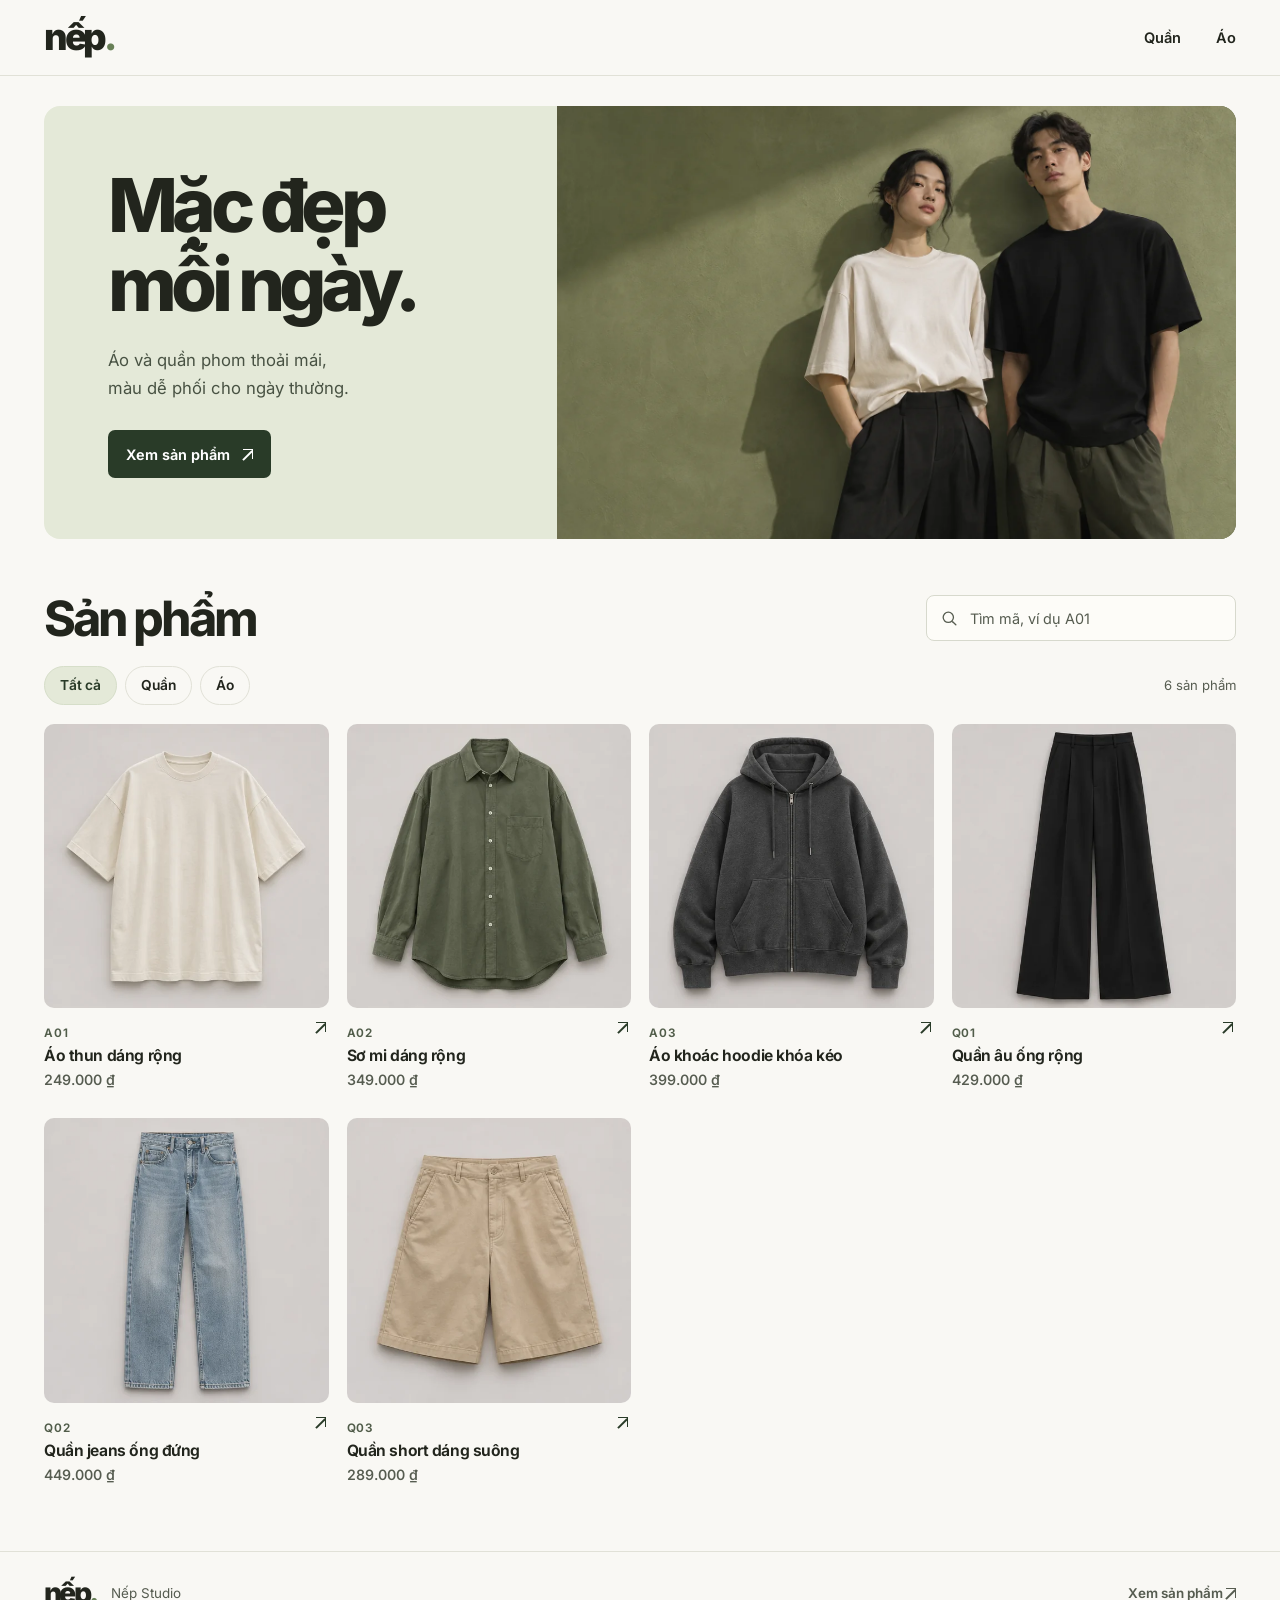
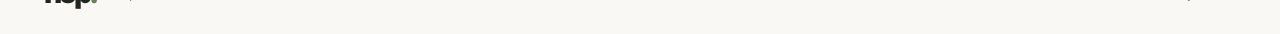
<file: index.html>
<!doctype html>
<html lang="vi">
<head>
  <meta charset="utf-8">
  <meta name="viewport" content="width=device-width, initial-scale=1">
  <meta name="description" content="Khám phá áo và quần tại Nếp Studio. Tìm mẫu theo mã sản phẩm và chọn kích cỡ phù hợp.">
  <meta name="theme-color" content="#f9f8f4">
  <title>Nếp Studio | Quần áo hằng ngày</title>
  <link rel="stylesheet" href="assets/giao-dien/styles.css">
  <script defer src="assets/san-pham/ao.js"></script>
  <script defer src="assets/san-pham/quan.js"></script>
  <script defer src="assets/giao-dien/store.js"></script>
</head>
<body data-page="catalog">
  <a class="skip-link" href="#main">Đến nội dung</a>
  <header class="site-header" id="site-header"></header>
  <main class="shell home-main" id="main">
    <section class="hero" aria-labelledby="hero-title">
      <div class="hero-copy">
        <h1 id="hero-title">Mặc đẹp<br>mỗi ngày.</h1>
        <p>Áo và quần phom thoải mái,<br>màu dễ phối cho ngày thường.</p>
        <a class="button button-primary" href="#danh-muc">Xem sản phẩm <span class="arrow-up" aria-hidden="true"></span></a>
      </div>
      <div class="hero-photo">
        <img src="assets/giao-dien/hero.webp" alt="Hai người mẫu phối áo thun tối giản với quần ống rộng" width="1440" height="960" fetchpriority="high">
      </div>
    </section>

    <section class="catalog" id="danh-muc" aria-labelledby="catalog-title">
      <div class="catalog-heading">
        <h2 id="catalog-title">Sản phẩm</h2>
        <form class="search-form" role="search">
          <label class="visually-hidden" for="search">Tìm theo mã sản phẩm</label>
          <svg viewBox="0 0 24 24" width="19" height="19" fill="none" stroke="currentColor" stroke-width="1.65" aria-hidden="true"><circle cx="10.5" cy="10.5" r="6.5"/><path d="m16 16 4 4" stroke-linecap="round"/></svg>
          <input id="search" name="ma" type="search" placeholder="Tìm mã, ví dụ A01" autocomplete="off" maxlength="40">
        </form>
      </div>
      <div class="catalog-controls">
        <nav class="filters" aria-label="Lọc sản phẩm">
          <a data-filter="all" href="index.html#danh-muc">Tất cả</a>
          <a data-filter="quan" href="index.html?loai=quan#danh-muc">Quần</a>
          <a data-filter="ao" href="index.html?loai=ao#danh-muc">Áo</a>
        </nav>
        <p id="result-count" class="result-count" role="status"></p>
      </div>
      <div class="products" id="products"></div>
      <div class="empty" id="no-results" hidden>
        <h3>Không tìm thấy sản phẩm</h3>
        <p>Hãy thử mã khác hoặc xem toàn bộ sản phẩm.</p>
        <a class="button button-secondary" href="index.html#danh-muc">Xem tất cả</a>
      </div>
      <noscript><p class="empty">Hãy bật JavaScript để xem và tìm sản phẩm.</p></noscript>
    </section>

    <template id="product-card">
      <article>
        <a class="product-card">
          <div class="product-photo"><img width="512" height="512" decoding="async" alt=""></div>
          <div class="product-meta">
            <span class="product-code"></span>
            <span class="card-arrow arrow-up" aria-hidden="true"></span>
            <h3></h3>
            <p class="product-price"></p>
          </div>
        </a>
      </article>
    </template>
  </main>
  <footer class="site-footer" id="site-footer"></footer>
</body>
</html>
</file>
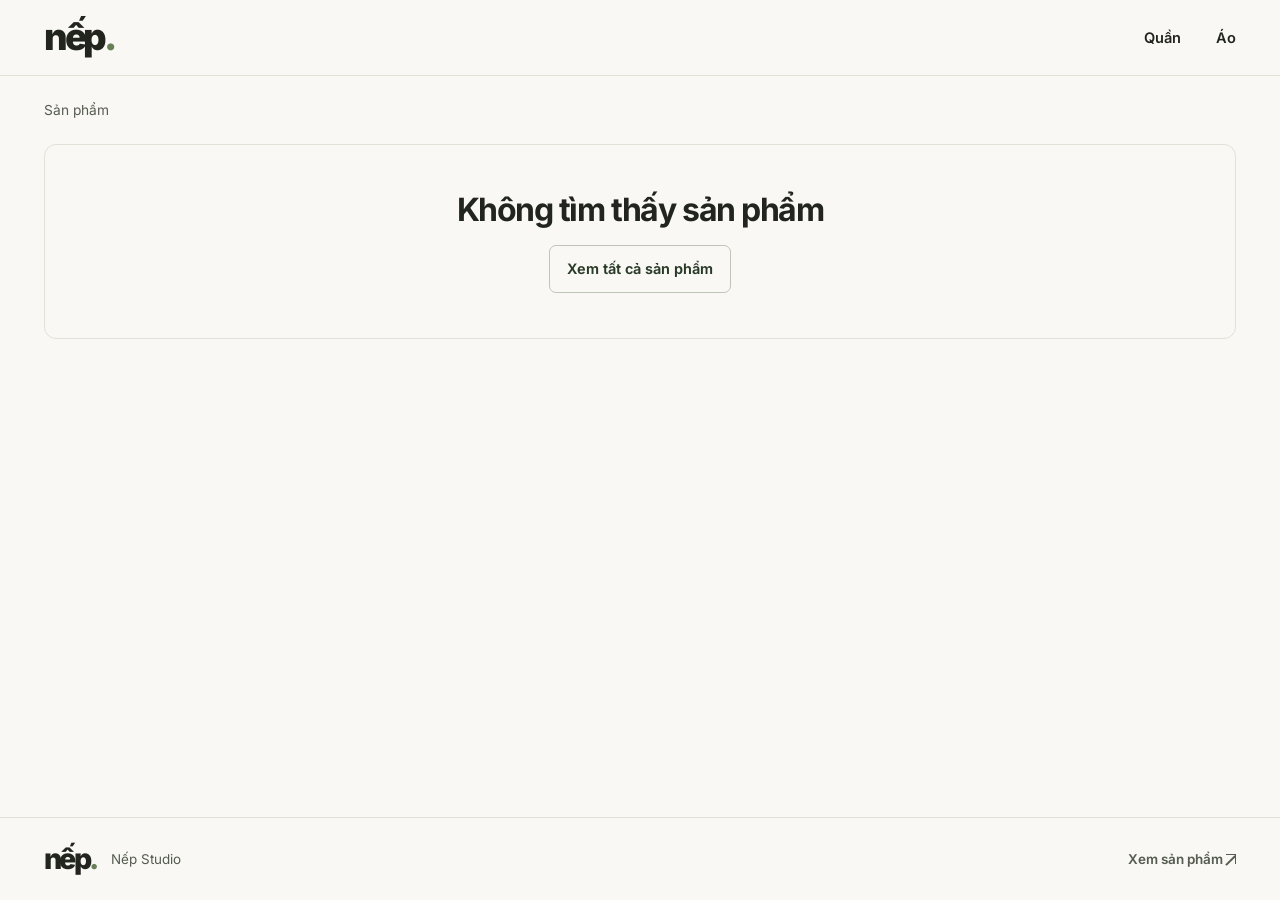
<file: san-pham.html>
<!doctype html>
<html lang="vi">
<head>
  <meta charset="utf-8">
  <meta name="viewport" content="width=device-width, initial-scale=1">
  <meta name="theme-color" content="#f9f8f4">
  <title>Sản phẩm | Nếp Studio</title>
  <link rel="stylesheet" href="assets/giao-dien/styles.css">
  <script defer src="assets/san-pham/ao.js"></script>
  <script defer src="assets/san-pham/quan.js"></script>
  <script defer src="assets/giao-dien/store.js"></script>
</head>
<body data-page="product">
  <a class="skip-link" href="#main">Đến nội dung</a>
  <header class="site-header" id="site-header"></header>
  <main class="shell subpage" id="main">
    <nav class="breadcrumb" aria-label="Đường dẫn">
      <a href="index.html#danh-muc">Sản phẩm</a>
      <span id="breadcrumb-category" hidden><span aria-hidden="true">/</span> <a></a></span>
      <span id="breadcrumb-code" hidden><span aria-hidden="true">/</span> <span aria-current="page"></span></span>
    </nav>
    <section class="product-detail" id="product-detail" aria-labelledby="product-name" hidden>
      <div class="detail-photo"><img width="512" height="512" alt=""></div>
      <div class="detail-copy">
        <p id="product-code" class="product-code"></p>
        <h1 id="product-name"></h1>
        <p id="product-price" class="detail-price"></p>
        <p id="product-description" class="detail-description"></p>
        <dl class="product-specs">
          <div><dt>Màu sắc</dt><dd id="product-color"></dd></div>
          <div><dt>Chất liệu</dt><dd id="product-material"></dd></div>
          <div><dt>Kích cỡ</dt><dd id="product-sizes"></dd></div>
        </dl>
        <a class="button button-primary" id="store-link" hidden>Xem nơi bán <span class="arrow-up" aria-hidden="true"></span></a>
      </div>
    </section>
    <div id="product-missing" class="empty" hidden>
      <h1>Không tìm thấy sản phẩm</h1>
      <a class="button button-secondary" href="index.html#danh-muc">Xem tất cả sản phẩm</a>
    </div>
    <noscript><p class="empty">Hãy bật JavaScript để xem sản phẩm.</p></noscript>
  </main>
  <footer class="site-footer" id="site-footer"></footer>
</body>
</html>
</file>
<file: assets/giao-dien/styles.css>
@import url("fonts/fonts.css");

:root {
  color-scheme: light;
  --page: #f9f8f4;
  --ink: #22251d;
  --muted: #565c50;
  --line: #e1e1d7;
  --green: #293b28;
  --green-hover: #40583e;
  --sage: #e4e9d8;
  --white: #fff;
  font-family: Inter, "Segoe UI", sans-serif;
  font-size: 16px;
  color: var(--ink);
  background: var(--page);
}

*, *::before, *::after { box-sizing: border-box; }
[hidden] { display: none !important; }
body { min-height: 100vh; margin: 0; display: flex; flex-direction: column; }
main { flex: 1; }
h1, h2, h3, p, dl, dd { margin: 0; }
a { color: inherit; text-decoration: none; }
input { font: inherit; }
img { display: block; width: 100%; height: auto; }
:focus-visible { outline: 2px solid #516a40; outline-offset: 4px; }
.shell { width: min(calc(100% - 88px), 1280px); margin-inline: auto; }

.visually-hidden, .skip-link:not(:focus) {
  position: absolute;
  width: 1px;
  height: 1px;
  padding: 0;
  margin: -1px;
  overflow: hidden;
  clip-path: inset(50%);
  white-space: nowrap;
  border: 0;
}

.skip-link:focus { position: fixed; z-index: 5; top: 10px; left: 10px; background: var(--white); padding: 10px; }
.site-header { border-bottom: 1px solid var(--line); }
.header-inner { height: 75px; display: flex; justify-content: space-between; align-items: center; }
.wordmark { font-size: 2.3rem; font-weight: 850; line-height: 1; letter-spacing: -.095em; }
.wordmark span { color: #688057; }
.main-nav { display: flex; align-items: center; gap: 35px; font-size: .91rem; font-weight: 600; }
.main-nav a, .footer-link { padding-block: 8px; }
.main-nav a:hover, .footer-link:hover, .breadcrumb a:hover { text-decoration: underline; text-underline-offset: 5px; }

.home-main { padding-top: 30px; }
.hero { display: grid; grid-template-columns: 43% 57%; border-radius: 16px; background: var(--sage); overflow: hidden; }
.hero-copy { display: flex; flex-direction: column; align-items: flex-start; justify-content: center; padding: 46px clamp(34px, 5vw, 82px); }
.hero h1 { font-size: clamp(3rem, 5.8vw, 6rem); font-weight: 800; line-height: 1.065; letter-spacing: -.075em; }
.hero p { margin-top: 23px; color: #485243; font-size: clamp(.95rem, 1.3vw, 1.08rem); line-height: 1.65; }
.hero .button { margin-top: 28px; }
.hero-photo { position: relative; min-height: 410px; aspect-ratio: 1.57; background: #646c49; }
.hero-photo img { position: absolute; inset: 0; height: 100%; object-fit: cover; object-position: 66% 25%; }
.button {
  display: inline-flex;
  align-items: center;
  justify-content: center;
  gap: 13px;
  min-height: 48px;
  padding: 11px 17px;
  border: 1px solid transparent;
  border-radius: 7px;
  font-size: .9rem;
  font-weight: 650;
  line-height: 1.35;
  text-align: center;
  transition: background-color .2s, border-color .2s;
}
.button span { font-size: 1.13em; }
.arrow-up {
  position: relative;
  display: inline-block;
  flex: none;
  width: 10px;
  height: 10px;
  border-top: 1.5px solid currentColor;
  border-right: 1.5px solid currentColor;
}
.arrow-up::after {
  position: absolute;
  content: "";
  top: 0;
  right: 0;
  width: 13px;
  height: 1.5px;
  background: currentColor;
  transform: rotate(-45deg);
  transform-origin: right center;
}
.button-primary { background: var(--green); color: var(--white); }
.button-primary:hover { background: var(--green-hover); }
.button-secondary { background: transparent; border-color: #bfc5b7; color: var(--green); }
.button-secondary:hover { background: var(--sage); }

.catalog { padding-block: 54px 68px; scroll-margin-top: 20px; }
.catalog-heading, .catalog-controls { display: flex; align-items: center; justify-content: space-between; gap: 18px; }
.catalog-heading h2 { font-size: clamp(2.15rem, 3.8vw, 3.05rem); font-weight: 750; letter-spacing: -.065em; line-height: 1.05; }
.search-form { display: flex; align-items: center; gap: 11px; width: min(100%, 310px); min-height: 46px; border: 1px solid #d7d9cd; border-radius: 8px; background: #fdfcf8; padding-inline: 13px; color: var(--muted); }
.search-form:focus-within { border-color: #567148; box-shadow: 0 0 0 2px #dde5d6; }
.search-form svg { flex: none; }
.search-form input { width: 100%; min-width: 0; padding: 10px 0; border: 0; outline: none; background: transparent; color: var(--ink); font-size: .9rem; }
.search-form input::placeholder { color: var(--muted); }
.catalog-controls { margin: 22px 0 19px; }
.filters { display: flex; flex-wrap: wrap; gap: 8px; }
.filters a { display: grid; min-height: 39px; place-items: center; border: 1px solid var(--line); border-radius: 99px; padding: 7px 15px; font-size: .86rem; font-weight: 620; }
.filters a[aria-current], .filters a:hover { color: var(--green); background: var(--sage); border-color: #d6dec9; }
.result-count { font-size: .82rem; color: var(--muted); text-align: right; }
.products { display: grid; grid-template-columns: repeat(4, minmax(0, 1fr)); gap: 30px 18px; }
.product-card { display: block; border-radius: 11px; }
.product-photo { position: relative; aspect-ratio: 1; overflow: hidden; border-radius: 10px; background: #dedcd5; }
.product-photo img { height: 100%; object-fit: cover; transition: transform .24s ease; }
.product-card:hover img { transform: scale(1.045); }
.product-meta { position: relative; padding: 13px 0 0; }
.product-code { color: #515d4a; font-weight: 650; font-size: .73rem; letter-spacing: .08em; }
.product-meta h3 { font-size: clamp(.94rem, 1.22vw, 1.08rem); font-weight: 660; letter-spacing: -.027em; margin-top: 5px; padding-right: 22px; }
.card-arrow { position: absolute; top: 14px; right: 3px; color: var(--green); }
.product-price { color: var(--muted); font-weight: 550; font-size: .89rem; margin-top: 6px; }
.empty { padding: 45px 20px; border: 1px solid var(--line); border-radius: 12px; text-align: center; }
.empty h1, .empty h2, .empty h3 { font-size: clamp(1.25rem, 3vw, 2rem); letter-spacing: -.045em; }
.empty p { margin-top: 9px; color: var(--muted); }
.empty .button { margin-top: 16px; }

.subpage { padding-block: 26px 70px; }
.breadcrumb { display: flex; flex-wrap: wrap; align-items: center; gap: 9px; color: var(--muted); font-size: .86rem; margin-bottom: 26px; }
.breadcrumb > span { display: flex; align-items: center; gap: 9px; }
.breadcrumb [aria-current] { color: var(--ink); font-weight: 650; }
.product-detail { display: grid; grid-template-columns: 1.1fr .9fr; gap: clamp(28px, 6vw, 92px); align-items: start; }
.detail-photo { background: #dedcd5; border-radius: 14px; overflow: hidden; }
.detail-copy { padding-top: clamp(10px, 3vw, 45px); }
.detail-copy h1 { font-size: clamp(2rem, 4.1vw, 4rem); font-weight: 760; line-height: 1.08; letter-spacing: -.065em; }
.detail-copy h1 { margin-top: 8px; }
.detail-price { margin-top: 15px; font-size: 1.35rem; font-weight: 680; }
.detail-description { color: var(--muted); margin-top: 18px; max-width: 45ch; line-height: 1.7; }
.product-specs { display: flex; flex-wrap: wrap; gap: 14px 28px; padding-block: 17px; margin-block: 20px; border-block: 1px solid var(--line); font-size: .88rem; }
.product-specs dt { color: var(--muted); margin-bottom: 4px; }
.product-specs dd { font-weight: 630; }

.site-footer { border-top: 1px solid var(--line); }
.footer-inner { display: flex; align-items: center; gap: 15px; min-height: 82px; font-size: .84rem; color: var(--muted); }
.footer-inner .wordmark { color: var(--ink); font-size: 1.78rem; }
.footer-link { margin-left: auto; font-weight: 620; }

@media (max-width: 1050px) {
  .hero-photo { min-height: 350px; }
}

@media (max-width: 800px) {
  .shell { width: calc(100% - 44px); }
  .hero-copy { padding: 33px 26px; }
  .hero h1 { font-size: clamp(2.85rem, 7vw, 4.15rem); }
  .hero-photo { min-height: 315px; }
  .products { grid-template-columns: repeat(3, minmax(0, 1fr)); }
  .catalog { padding-top: 40px; }
  .product-detail { gap: 25px; }
}

@media (max-width: 580px) {
  .shell { width: calc(100% - 32px); }
  .header-inner { height: 63px; }
  .wordmark { font-size: 2rem; }
  .main-nav { gap: 19px; }
  .home-main { padding-top: 15px; }
  .hero { grid-template-columns: 1fr; border-radius: 11px; }
  .hero h1 { font-size: clamp(3.15rem, 12vw, 4.1rem); }
  .hero-copy { padding: 29px 24px; }
  .hero p { margin-top: 14px; }
  .hero .button { margin-top: 17px; }
  .hero-photo { min-height: 0; aspect-ratio: 1.6; }
  .hero-photo img { object-position: 67% 13%; }
  .catalog { padding-block: 34px 45px; }
  .catalog-heading { align-items: stretch; flex-direction: column; gap: 14px; }
  .search-form { width: 100%; }
  .catalog-controls { margin-top: 15px; }
  .products { grid-template-columns: repeat(2, minmax(0, 1fr)); gap: 23px 12px; }
  .card-arrow { right: 0; }
  .subpage { padding-block: 20px 45px; }
  .breadcrumb { margin-bottom: 18px; }
  .product-detail { grid-template-columns: 1fr; }
  .detail-copy { padding-top: 0; }
}

@media (prefers-reduced-motion: reduce) {
  *, *::before, *::after { transition: none !important; }
}
</file>
